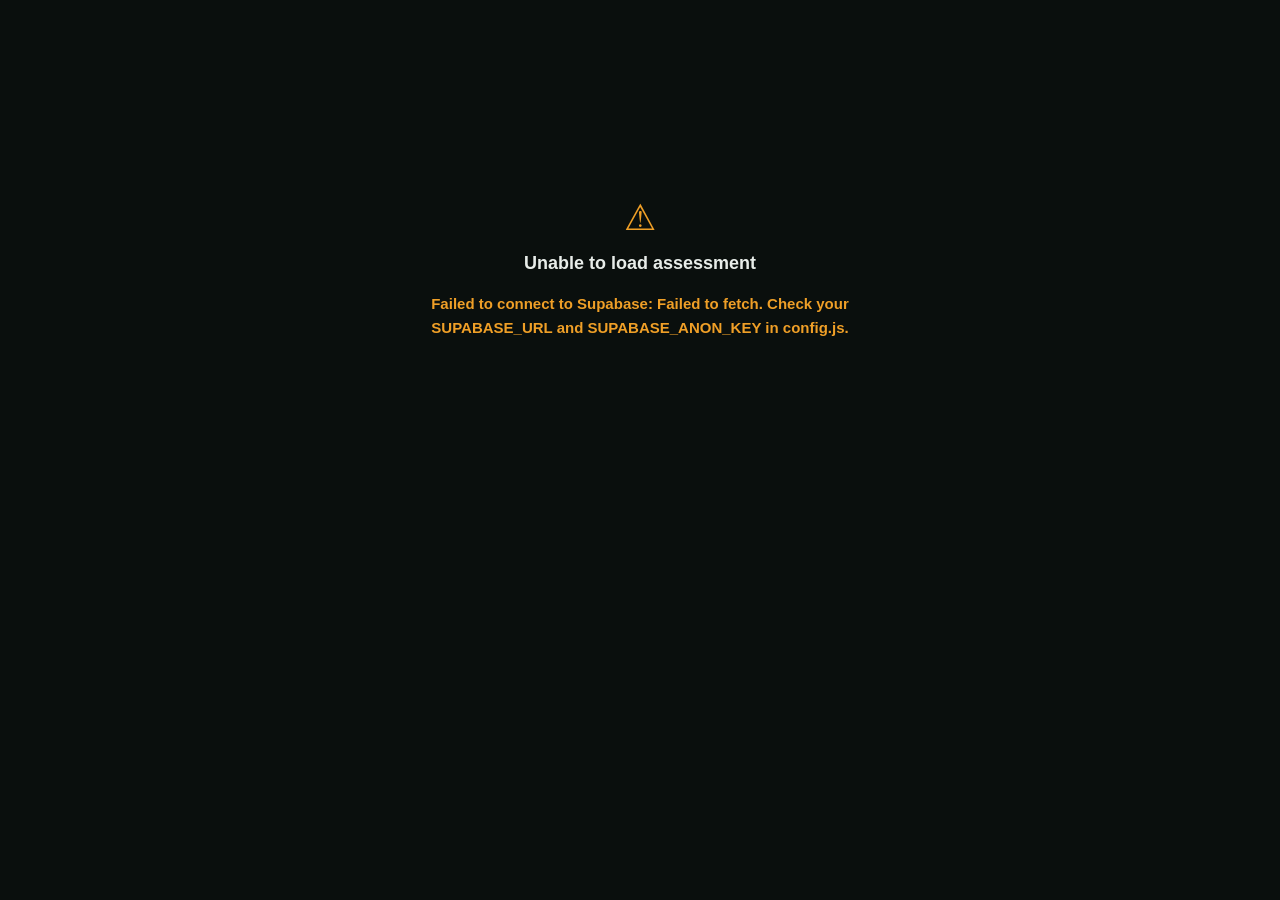
<file: index.html>
<!DOCTYPE html>
<html lang="en">
<head>
  <meta charset="UTF-8">
  <meta name="viewport" content="width=device-width, initial-scale=1.0">
  <meta name="description" content="Country-level water bankruptcy risk assessments for journalists, investors, and policymakers. Sourced from NASA, FAO, WRI, and BIS data.">
  <title>Water Scarcity Intelligence Project</title>
  <link rel="stylesheet" href="style.css">
</head>
<body>

  <!-- ====================================================
       LOADING STATE
  ===================================================== -->
  <div id="loading">
    <div class="spinner"></div>
    <div class="loading-label">Connecting to intelligence database…</div>
  </div>

  <!-- ====================================================
       ERROR STATE
  ===================================================== -->
  <div id="error-state" hidden>
    <div class="error-icon">&#9888;</div>
    <div class="error-heading">Unable to load assessment</div>
    <div class="error-body">An error occurred.</div>
  </div>

  <!-- ====================================================
       APPLICATION SHELL
  ===================================================== -->
  <div id="app" hidden>

    <!-- Header -->
    <header class="site-header">
      <div class="header-inner">
        <a class="brand" href="/">
          <div class="brand-mark">W</div>
          <div class="brand-text">
            <div class="brand-name">Water Scarcity Intelligence</div>
            <div class="brand-sub">Risk Assessment Platform</div>
          </div>
        </a>

        <!-- Country selector — shown by JS once countries are loaded -->
        <div id="selector-wrap">
          <span class="selector-label">Country</span>
          <select id="country-select" aria-label="Select country assessment"></select>
        </div>
      </div>
    </header>

    <!-- Dynamic country content injected here by app.js -->
    <main id="country-content"></main>

    <!-- Footer -->
    <footer class="site-footer">
      <div class="footer-inner">
        <div class="footer-credit">
          Water Scarcity Intelligence Project &middot; 2026
        </div>
        <div class="footer-links">
          <a href="/?page=methodology" data-nav-page="methodology">Methodology</a>
        </div>
      </div>
    </footer>

  </div><!-- /#app -->

  <!-- Supabase credentials (user fills in after setup) -->
  <script src="config.js"></script>
  <!-- Application rendering engine -->
  <script src="app.js"></script>

</body>
</html>
</file>
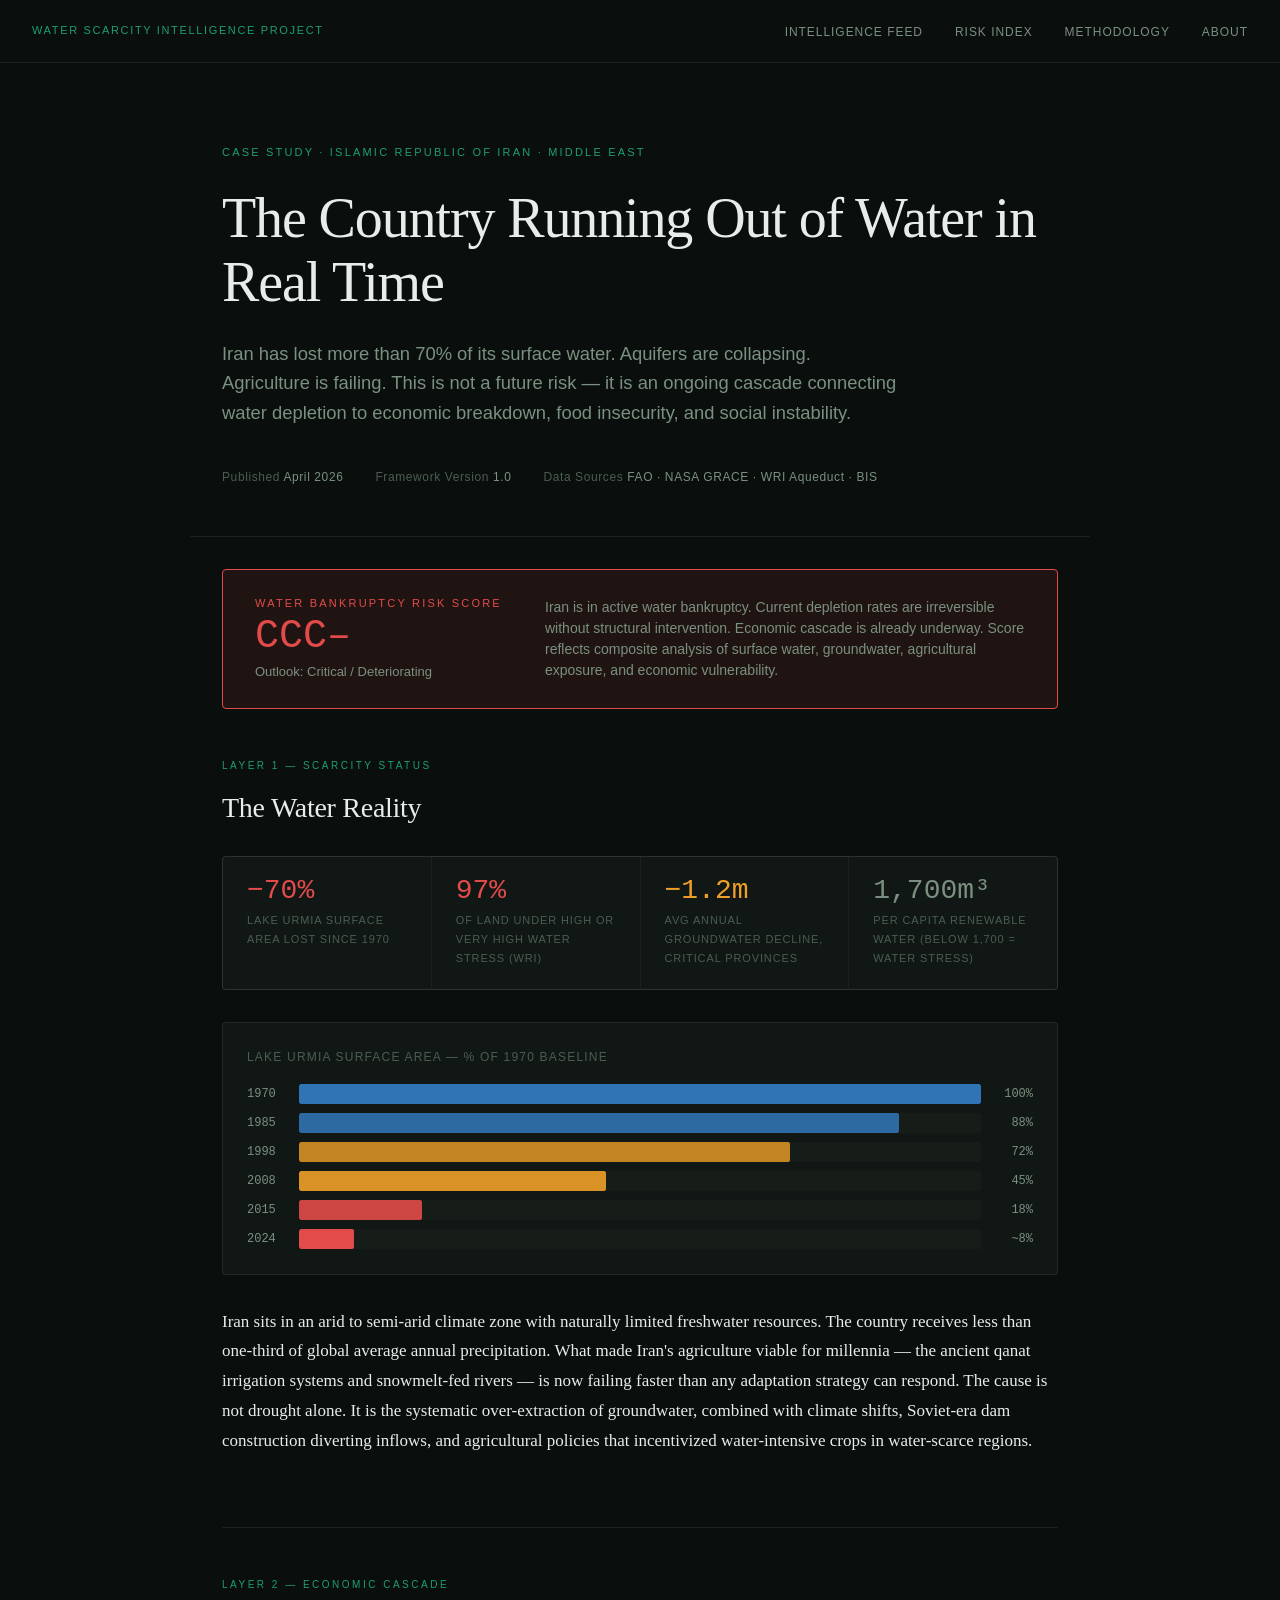
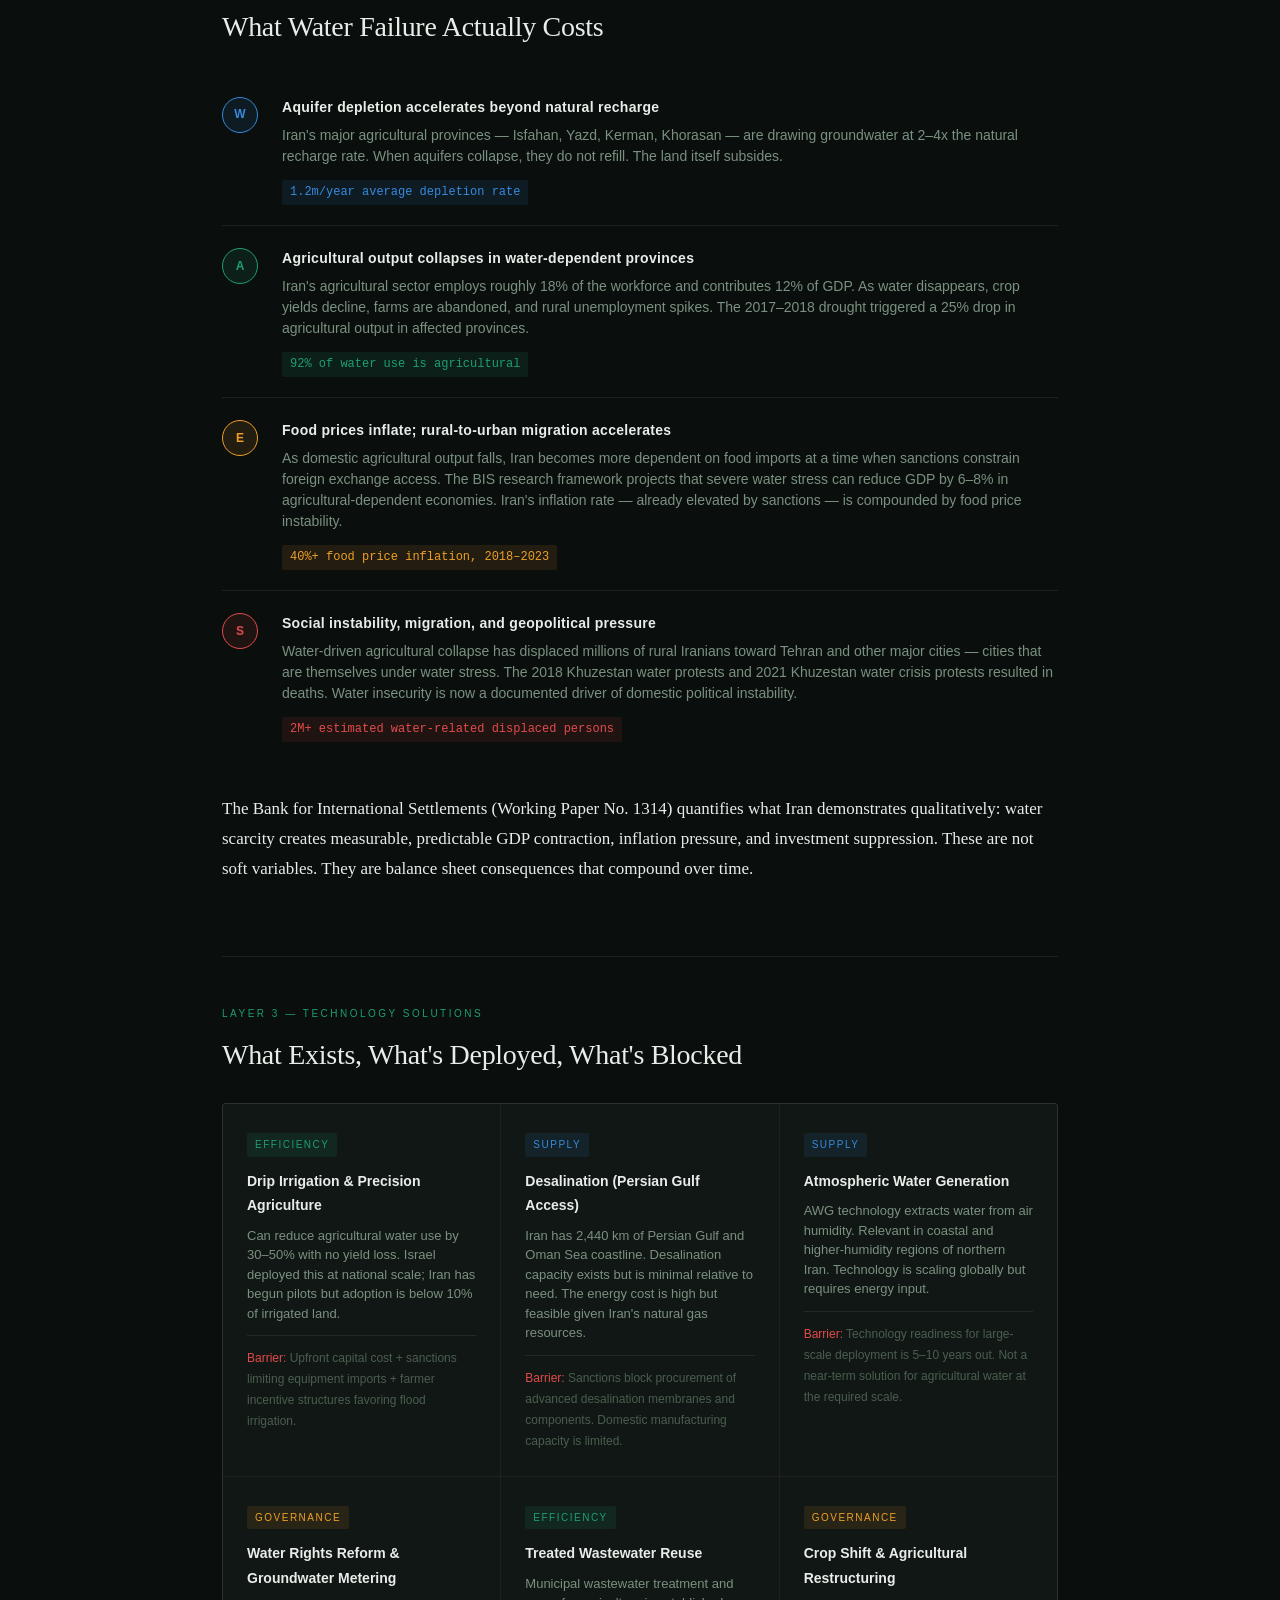
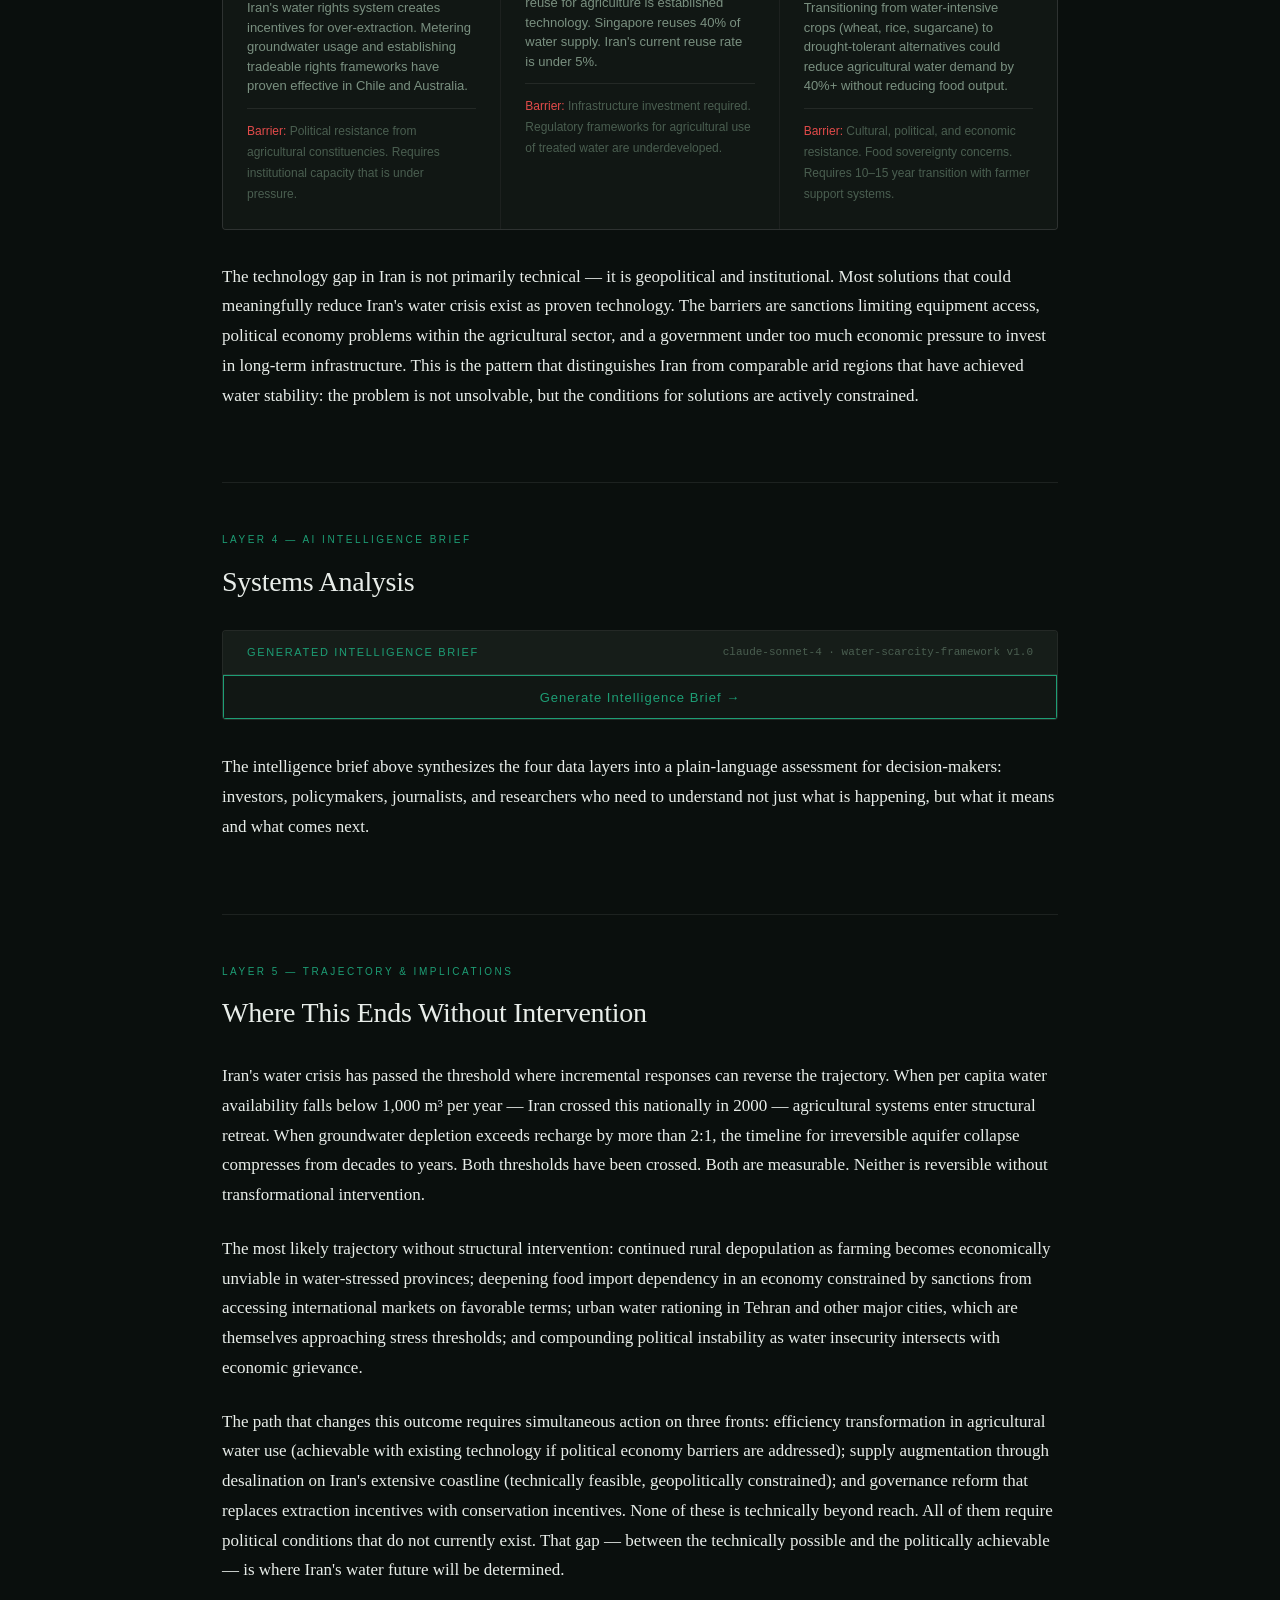
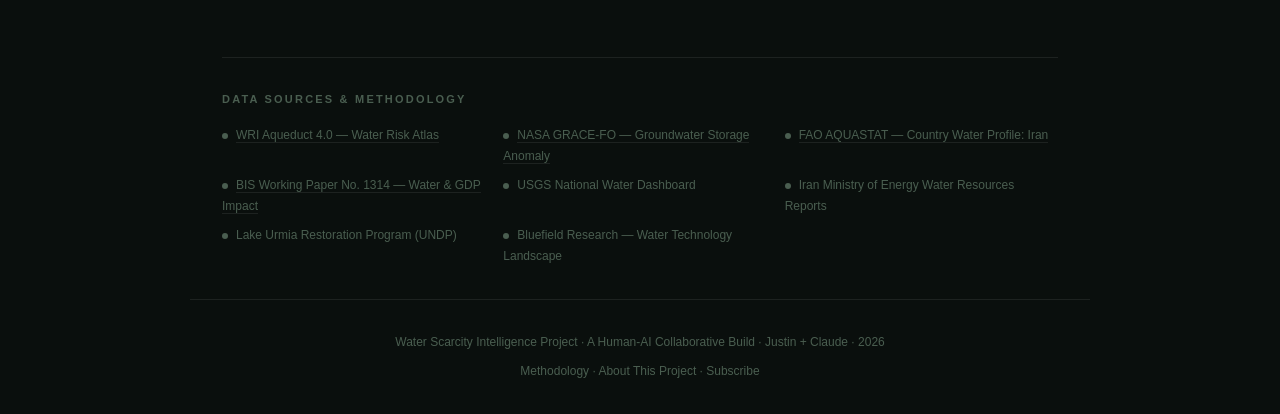
<file: iran-water-intelligence.html>
<!DOCTYPE html>
<html lang="en">
<head>
<meta charset="UTF-8">
<meta name="viewport" content="width=device-width, initial-scale=1.0">
<title>Iran Water Crisis — Water Scarcity Intelligence</title>
<style>
  :root {
    --bg: #0a0f0d;
    --surface: #111714;
    --surface2: #161d19;
    --border: rgba(255,255,255,0.08);
    --border-em: rgba(255,255,255,0.15);
    --text: #e8ede9;
    --text-muted: #7a9080;
    --text-dim: #4a5e50;
    --accent: #1d9e75;
    --accent-dim: #0f6e56;
    --accent-pale: rgba(29,158,117,0.12);
    --danger: #e24b4a;
    --danger-pale: rgba(226,75,74,0.1);
    --amber: #ef9f27;
    --amber-pale: rgba(239,159,39,0.1);
    --blue: #378add;
    --blue-pale: rgba(55,138,221,0.1);
    --font: 'Georgia', 'Times New Roman', serif;
    --font-sans: 'Helvetica Neue', Arial, sans-serif;
    --font-mono: 'Courier New', monospace;
  }

  * { box-sizing: border-box; margin: 0; padding: 0; }

  body {
    background: var(--bg);
    color: var(--text);
    font-family: var(--font);
    font-size: 17px;
    line-height: 1.75;
    min-height: 100vh;
  }

  /* HEADER */
  .site-header {
    border-bottom: 1px solid var(--border);
    padding: 1rem 2rem;
    display: flex;
    align-items: center;
    justify-content: space-between;
    position: sticky;
    top: 0;
    background: var(--bg);
    z-index: 100;
  }
  .site-logo {
    font-family: var(--font-sans);
    font-size: 11px;
    letter-spacing: 0.15em;
    text-transform: uppercase;
    color: var(--accent);
    text-decoration: none;
  }
  .site-nav {
    display: flex;
    gap: 2rem;
    list-style: none;
  }
  .site-nav a {
    font-family: var(--font-sans);
    font-size: 12px;
    letter-spacing: 0.08em;
    text-transform: uppercase;
    color: var(--text-muted);
    text-decoration: none;
  }
  .site-nav a:hover { color: var(--text); }

  /* HERO */
  .hero {
    max-width: 900px;
    margin: 0 auto;
    padding: 5rem 2rem 3rem;
    border-bottom: 1px solid var(--border);
  }
  .geography-tag {
    font-family: var(--font-sans);
    font-size: 11px;
    letter-spacing: 0.2em;
    text-transform: uppercase;
    color: var(--accent);
    margin-bottom: 1.5rem;
  }
  .hero h1 {
    font-family: var(--font);
    font-size: clamp(2rem, 5vw, 3.5rem);
    font-weight: normal;
    line-height: 1.15;
    color: var(--text);
    margin-bottom: 1.5rem;
    letter-spacing: -0.02em;
  }
  .hero-deck {
    font-size: 1.15rem;
    color: var(--text-muted);
    max-width: 680px;
    margin-bottom: 2.5rem;
    line-height: 1.6;
    font-family: var(--font-sans);
  }
  .hero-meta {
    display: flex;
    gap: 2rem;
    align-items: center;
    flex-wrap: wrap;
  }
  .meta-item {
    font-family: var(--font-sans);
    font-size: 12px;
    color: var(--text-dim);
    letter-spacing: 0.05em;
  }
  .meta-item span { color: var(--text-muted); }

  /* RISK SCORE */
  .risk-banner {
    background: var(--danger-pale);
    border: 1px solid var(--danger);
    border-radius: 4px;
    padding: 1.5rem 2rem;
    max-width: 900px;
    margin: 0 auto;
    display: flex;
    align-items: center;
    justify-content: space-between;
    flex-wrap: wrap;
    gap: 1rem;
  }
  .risk-label {
    font-family: var(--font-sans);
    font-size: 11px;
    letter-spacing: 0.2em;
    text-transform: uppercase;
    color: var(--danger);
    margin-bottom: 0.25rem;
  }
  .risk-rating {
    font-family: var(--font-mono);
    font-size: 2.5rem;
    color: var(--danger);
    line-height: 1;
  }
  .risk-name {
    font-family: var(--font-sans);
    font-size: 13px;
    color: var(--text-muted);
    margin-top: 0.25rem;
  }
  .risk-desc {
    font-family: var(--font-sans);
    font-size: 14px;
    color: var(--text-muted);
    max-width: 480px;
    line-height: 1.5;
  }

  /* MAIN LAYOUT */
  .main {
    max-width: 900px;
    margin: 0 auto;
    padding: 0 2rem;
  }

  /* LAYER SECTIONS */
  .layer {
    padding: 3rem 0;
    border-bottom: 1px solid var(--border);
  }
  .layer-label {
    font-family: var(--font-sans);
    font-size: 10px;
    letter-spacing: 0.25em;
    text-transform: uppercase;
    color: var(--accent);
    margin-bottom: 0.5rem;
  }
  .layer h2 {
    font-family: var(--font);
    font-size: 1.75rem;
    font-weight: normal;
    color: var(--text);
    margin-bottom: 1.5rem;
    letter-spacing: -0.01em;
  }

  /* DATA STATS */
  .stat-grid {
    display: grid;
    grid-template-columns: repeat(auto-fit, minmax(160px, 1fr));
    gap: 1px;
    background: var(--border);
    border: 1px solid var(--border);
    border-radius: 4px;
    overflow: hidden;
    margin-bottom: 2rem;
  }
  .stat {
    background: var(--surface);
    padding: 1.25rem 1.5rem;
  }
  .stat-value {
    font-family: var(--font-mono);
    font-size: 1.75rem;
    color: var(--text);
    line-height: 1;
    margin-bottom: 0.4rem;
  }
  .stat-value.danger { color: var(--danger); }
  .stat-value.amber { color: var(--amber); }
  .stat-value.muted { color: var(--text-muted); }
  .stat-label {
    font-family: var(--font-sans);
    font-size: 11px;
    letter-spacing: 0.08em;
    color: var(--text-dim);
    text-transform: uppercase;
  }

  /* VISUAL: LAKE URMIA DECLINE */
  .lake-visual {
    background: var(--surface);
    border: 1px solid var(--border);
    border-radius: 4px;
    padding: 1.5rem;
    margin-bottom: 2rem;
  }
  .lake-header {
    font-family: var(--font-sans);
    font-size: 12px;
    color: var(--text-dim);
    letter-spacing: 0.1em;
    text-transform: uppercase;
    margin-bottom: 1rem;
  }
  .lake-bars {
    display: flex;
    flex-direction: column;
    gap: 8px;
  }
  .lake-row {
    display: flex;
    align-items: center;
    gap: 12px;
  }
  .lake-year {
    font-family: var(--font-mono);
    font-size: 12px;
    color: var(--text-muted);
    width: 40px;
    flex-shrink: 0;
  }
  .lake-bar-wrap {
    flex: 1;
    height: 20px;
    background: var(--surface2);
    border-radius: 2px;
    overflow: hidden;
  }
  .lake-bar {
    height: 100%;
    border-radius: 2px;
    transition: width 0.3s;
  }
  .lake-pct {
    font-family: var(--font-mono);
    font-size: 12px;
    color: var(--text-muted);
    width: 40px;
    text-align: right;
    flex-shrink: 0;
  }

  /* CASCADE FLOW */
  .cascade {
    display: flex;
    flex-direction: column;
    gap: 0;
    margin-bottom: 2rem;
  }
  .cascade-node {
    display: flex;
    gap: 1.5rem;
    padding: 1.25rem 0;
    border-bottom: 1px solid var(--border);
    align-items: flex-start;
  }
  .cascade-node:last-child { border-bottom: none; }
  .cascade-icon {
    width: 36px;
    height: 36px;
    border-radius: 50%;
    display: flex;
    align-items: center;
    justify-content: center;
    font-family: var(--font-sans);
    font-size: 12px;
    font-weight: bold;
    flex-shrink: 0;
    margin-top: 2px;
  }
  .cascade-icon.water { background: var(--blue-pale); color: var(--blue); border: 1px solid var(--blue); }
  .cascade-icon.ag { background: var(--accent-pale); color: var(--accent); border: 1px solid var(--accent); }
  .cascade-icon.econ { background: var(--amber-pale); color: var(--amber); border: 1px solid var(--amber); }
  .cascade-icon.social { background: var(--danger-pale); color: var(--danger); border: 1px solid var(--danger); }
  .cascade-body h3 {
    font-family: var(--font-sans);
    font-size: 14px;
    font-weight: 600;
    color: var(--text);
    margin-bottom: 0.35rem;
    letter-spacing: 0.02em;
  }
  .cascade-body p {
    font-family: var(--font-sans);
    font-size: 14px;
    color: var(--text-muted);
    line-height: 1.5;
    margin-bottom: 0.5rem;
  }
  .cascade-stat {
    display: inline-block;
    font-family: var(--font-mono);
    font-size: 12px;
    padding: 2px 8px;
    border-radius: 2px;
  }
  .cascade-stat.blue { background: var(--blue-pale); color: var(--blue); }
  .cascade-stat.green { background: var(--accent-pale); color: var(--accent); }
  .cascade-stat.amber { background: var(--amber-pale); color: var(--amber); }
  .cascade-stat.red { background: var(--danger-pale); color: var(--danger); }

  /* PROSE */
  .prose {
    font-size: 17px;
    line-height: 1.75;
    color: var(--text);
    margin-bottom: 1.5rem;
  }
  .prose strong {
    color: var(--text);
    font-weight: normal;
    border-bottom: 1px solid var(--text-dim);
  }

  /* TECH SOLUTIONS */
  .tech-grid {
    display: grid;
    grid-template-columns: repeat(auto-fit, minmax(240px, 1fr));
    gap: 1px;
    background: var(--border);
    border: 1px solid var(--border);
    border-radius: 4px;
    overflow: hidden;
    margin-bottom: 2rem;
  }
  .tech-card {
    background: var(--surface);
    padding: 1.5rem;
  }
  .tech-tag {
    font-family: var(--font-sans);
    font-size: 10px;
    letter-spacing: 0.15em;
    text-transform: uppercase;
    margin-bottom: 0.75rem;
    display: inline-block;
    padding: 3px 8px;
    border-radius: 2px;
  }
  .tech-tag.supply { background: var(--blue-pale); color: var(--blue); }
  .tech-tag.efficiency { background: var(--accent-pale); color: var(--accent); }
  .tech-tag.governance { background: var(--amber-pale); color: var(--amber); }
  .tech-card h3 {
    font-family: var(--font-sans);
    font-size: 14px;
    font-weight: 600;
    color: var(--text);
    margin-bottom: 0.5rem;
  }
  .tech-card p {
    font-family: var(--font-sans);
    font-size: 13px;
    color: var(--text-muted);
    line-height: 1.5;
    margin-bottom: 0.75rem;
  }
  .tech-barrier {
    font-family: var(--font-sans);
    font-size: 12px;
    color: var(--text-dim);
    padding-top: 0.75rem;
    border-top: 1px solid var(--border);
  }
  .tech-barrier strong {
    color: var(--danger);
    font-weight: normal;
  }

  /* AI INTELLIGENCE BRIEF */
  .ai-brief {
    background: var(--surface);
    border: 1px solid var(--border);
    border-radius: 4px;
    overflow: hidden;
    margin-bottom: 2rem;
  }
  .ai-brief-header {
    background: var(--surface2);
    padding: 0.75rem 1.5rem;
    display: flex;
    align-items: center;
    justify-content: space-between;
    border-bottom: 1px solid var(--border);
  }
  .ai-brief-label {
    font-family: var(--font-sans);
    font-size: 11px;
    letter-spacing: 0.15em;
    text-transform: uppercase;
    color: var(--accent);
  }
  .ai-brief-model {
    font-family: var(--font-mono);
    font-size: 11px;
    color: var(--text-dim);
  }
  .ai-brief-body {
    padding: 1.5rem;
    font-family: var(--font-sans);
    font-size: 14px;
    color: var(--text-muted);
    line-height: 1.65;
  }
  .ai-brief-body p { margin-bottom: 1rem; }
  .ai-brief-body p:last-child { margin-bottom: 0; }
  .generate-btn {
    display: block;
    width: 100%;
    background: transparent;
    border: 1px solid var(--accent);
    color: var(--accent);
    padding: 0.85rem;
    font-family: var(--font-sans);
    font-size: 13px;
    letter-spacing: 0.08em;
    cursor: pointer;
    transition: background 0.2s;
    text-align: center;
  }
  .generate-btn:hover { background: var(--accent-pale); }
  .generate-btn:disabled { opacity: 0.5; cursor: not-allowed; }
  #brief-output { display: none; }

  /* SOURCE CITATIONS */
  .sources {
    padding: 2rem 0;
    border-top: 1px solid var(--border);
  }
  .sources h3 {
    font-family: var(--font-sans);
    font-size: 11px;
    letter-spacing: 0.2em;
    text-transform: uppercase;
    color: var(--text-dim);
    margin-bottom: 1rem;
  }
  .source-list {
    list-style: none;
    display: grid;
    grid-template-columns: repeat(auto-fit, minmax(260px, 1fr));
    gap: 0.5rem;
  }
  .source-list li {
    font-family: var(--font-sans);
    font-size: 12px;
    color: var(--text-dim);
  }
  .source-list a {
    color: var(--text-dim);
    text-decoration: none;
    border-bottom: 1px solid var(--border);
  }
  .source-list a:hover { color: var(--accent); border-bottom-color: var(--accent); }
  .source-list .dot {
    display: inline-block;
    width: 6px;
    height: 6px;
    border-radius: 50%;
    background: var(--text-dim);
    margin-right: 8px;
    vertical-align: middle;
  }

  /* FOOTER */
  .site-footer {
    border-top: 1px solid var(--border);
    padding: 2rem;
    text-align: center;
    font-family: var(--font-sans);
    font-size: 12px;
    color: var(--text-dim);
    max-width: 900px;
    margin: 0 auto;
  }
  .site-footer a { color: var(--text-dim); text-decoration: none; }
  .site-footer a:hover { color: var(--accent); }

  /* COMPARATIVE CALLOUT */
  .compare-box {
    background: var(--surface);
    border-left: 2px solid var(--accent);
    padding: 1.25rem 1.5rem;
    margin: 1.5rem 0;
    border-radius: 0 4px 4px 0;
  }
  .compare-box-label {
    font-family: var(--font-sans);
    font-size: 10px;
    letter-spacing: 0.2em;
    text-transform: uppercase;
    color: var(--accent);
    margin-bottom: 0.5rem;
  }
  .compare-box p {
    font-family: var(--font-sans);
    font-size: 14px;
    color: var(--text-muted);
    line-height: 1.5;
  }

  @media (max-width: 600px) {
    .hero { padding: 3rem 1.25rem 2rem; }
    .main { padding: 0 1.25rem; }
    .site-nav { display: none; }
    .risk-banner { padding: 1rem 1.25rem; }
    .hero h1 { font-size: 2rem; }
  }
</style>
</head>
<body>

<!-- HEADER -->
<header class="site-header">
  <a class="site-logo" href="#">Water Scarcity Intelligence Project</a>
  <nav>
    <ul class="site-nav">
      <li><a href="#">Intelligence Feed</a></li>
      <li><a href="#">Risk Index</a></li>
      <li><a href="#">Methodology</a></li>
      <li><a href="#">About</a></li>
    </ul>
  </nav>
</header>

<!-- HERO -->
<section class="hero">
  <div class="geography-tag">Case Study · Islamic Republic of Iran · Middle East</div>
  <h1>The Country Running Out of Water in Real Time</h1>
  <p class="hero-deck">Iran has lost more than 70% of its surface water. Aquifers are collapsing. Agriculture is failing. This is not a future risk — it is an ongoing cascade connecting water depletion to economic breakdown, food insecurity, and social instability.</p>
  <div class="hero-meta">
    <div class="meta-item">Published <span>April 2026</span></div>
    <div class="meta-item">Framework Version <span>1.0</span></div>
    <div class="meta-item">Data Sources <span>FAO · NASA GRACE · WRI Aqueduct · BIS</span></div>
  </div>
</section>

<!-- RISK SCORE BANNER -->
<div style="max-width:900px;margin:0 auto;padding:2rem 2rem 0;">
  <div class="risk-banner">
    <div>
      <div class="risk-label">Water Bankruptcy Risk Score</div>
      <div class="risk-rating">CCC–</div>
      <div class="risk-name">Outlook: Critical / Deteriorating</div>
    </div>
    <div class="risk-desc">Iran is in active water bankruptcy. Current depletion rates are irreversible without structural intervention. Economic cascade is already underway. Score reflects composite analysis of surface water, groundwater, agricultural exposure, and economic vulnerability.</div>
  </div>
</div>

<!-- MAIN CONTENT -->
<main class="main">

  <!-- LAYER 1: SCARCITY STATUS -->
  <section class="layer">
    <div class="layer-label">Layer 1 — Scarcity Status</div>
    <h2>The Water Reality</h2>

    <div class="stat-grid">
      <div class="stat">
        <div class="stat-value danger">−70%</div>
        <div class="stat-label">Lake Urmia surface area lost since 1970</div>
      </div>
      <div class="stat">
        <div class="stat-value danger">97%</div>
        <div class="stat-label">of land under high or very high water stress (WRI)</div>
      </div>
      <div class="stat">
        <div class="stat-value amber">−1.2m</div>
        <div class="stat-label">avg annual groundwater decline, critical provinces</div>
      </div>
      <div class="stat">
        <div class="stat-value muted">1,700m³</div>
        <div class="stat-label">per capita renewable water (below 1,700 = water stress)</div>
      </div>
    </div>

    <!-- LAKE URMIA VISUAL -->
    <div class="lake-visual">
      <div class="lake-header">Lake Urmia surface area — % of 1970 baseline</div>
      <div class="lake-bars">
        <div class="lake-row">
          <div class="lake-year">1970</div>
          <div class="lake-bar-wrap"><div class="lake-bar" style="width:100%;background:var(--blue);opacity:0.8;"></div></div>
          <div class="lake-pct">100%</div>
        </div>
        <div class="lake-row">
          <div class="lake-year">1985</div>
          <div class="lake-bar-wrap"><div class="lake-bar" style="width:88%;background:var(--blue);opacity:0.7;"></div></div>
          <div class="lake-pct">88%</div>
        </div>
        <div class="lake-row">
          <div class="lake-year">1998</div>
          <div class="lake-bar-wrap"><div class="lake-bar" style="width:72%;background:var(--amber);opacity:0.8;"></div></div>
          <div class="lake-pct">72%</div>
        </div>
        <div class="lake-row">
          <div class="lake-year">2008</div>
          <div class="lake-bar-wrap"><div class="lake-bar" style="width:45%;background:var(--amber);opacity:0.9;"></div></div>
          <div class="lake-pct">45%</div>
        </div>
        <div class="lake-row">
          <div class="lake-year">2015</div>
          <div class="lake-bar-wrap"><div class="lake-bar" style="width:18%;background:var(--danger);opacity:0.9;"></div></div>
          <div class="lake-pct">18%</div>
        </div>
        <div class="lake-row">
          <div class="lake-year">2024</div>
          <div class="lake-bar-wrap"><div class="lake-bar" style="width:8%;background:var(--danger);"></div></div>
          <div class="lake-pct">~8%</div>
        </div>
      </div>
    </div>

    <p class="prose">Iran sits in an arid to semi-arid climate zone with naturally limited freshwater resources. The country receives less than one-third of global average annual precipitation. What made Iran's agriculture viable for millennia — the ancient qanat irrigation systems and snowmelt-fed rivers — is now failing faster than any adaptation strategy can respond. The cause is not drought alone. It is the systematic over-extraction of groundwater, combined with climate shifts, Soviet-era dam construction diverting inflows, and agricultural policies that incentivized water-intensive crops in water-scarce regions.</p>

  </section>

  <!-- LAYER 2: ECONOMIC CASCADE -->
  <section class="layer">
    <div class="layer-label">Layer 2 — Economic Cascade</div>
    <h2>What Water Failure Actually Costs</h2>

    <div class="cascade">
      <div class="cascade-node">
        <div class="cascade-icon water">W</div>
        <div class="cascade-body">
          <h3>Aquifer depletion accelerates beyond natural recharge</h3>
          <p>Iran's major agricultural provinces — Isfahan, Yazd, Kerman, Khorasan — are drawing groundwater at 2–4x the natural recharge rate. When aquifers collapse, they do not refill. The land itself subsides.</p>
          <span class="cascade-stat blue">1.2m/year average depletion rate</span>
        </div>
      </div>
      <div class="cascade-node">
        <div class="cascade-icon ag">A</div>
        <div class="cascade-body">
          <h3>Agricultural output collapses in water-dependent provinces</h3>
          <p>Iran's agricultural sector employs roughly 18% of the workforce and contributes 12% of GDP. As water disappears, crop yields decline, farms are abandoned, and rural unemployment spikes. The 2017–2018 drought triggered a 25% drop in agricultural output in affected provinces.</p>
          <span class="cascade-stat green">92% of water use is agricultural</span>
        </div>
      </div>
      <div class="cascade-node">
        <div class="cascade-icon econ">E</div>
        <div class="cascade-body">
          <h3>Food prices inflate; rural-to-urban migration accelerates</h3>
          <p>As domestic agricultural output falls, Iran becomes more dependent on food imports at a time when sanctions constrain foreign exchange access. The BIS research framework projects that severe water stress can reduce GDP by 6–8% in agricultural-dependent economies. Iran's inflation rate — already elevated by sanctions — is compounded by food price instability.</p>
          <span class="cascade-stat amber">40%+ food price inflation, 2018–2023</span>
        </div>
      </div>
      <div class="cascade-node">
        <div class="cascade-icon social">S</div>
        <div class="cascade-body">
          <h3>Social instability, migration, and geopolitical pressure</h3>
          <p>Water-driven agricultural collapse has displaced millions of rural Iranians toward Tehran and other major cities — cities that are themselves under water stress. The 2018 Khuzestan water protests and 2021 Khuzestan water crisis protests resulted in deaths. Water insecurity is now a documented driver of domestic political instability.</p>
          <span class="cascade-stat red">2M+ estimated water-related displaced persons</span>
        </div>
      </div>
    </div>

    <p class="prose">The Bank for International Settlements (Working Paper No. 1314) quantifies what Iran demonstrates qualitatively: water scarcity creates measurable, predictable GDP contraction, inflation pressure, and investment suppression. These are not soft variables. They are balance sheet consequences that compound over time.</p>
  </section>

  <!-- LAYER 3: TECHNOLOGY SOLUTIONS -->
  <section class="layer">
    <div class="layer-label">Layer 3 — Technology Solutions</div>
    <h2>What Exists, What's Deployed, What's Blocked</h2>

    <div class="tech-grid">
      <div class="tech-card">
        <span class="tech-tag efficiency">Efficiency</span>
        <h3>Drip Irrigation & Precision Agriculture</h3>
        <p>Can reduce agricultural water use by 30–50% with no yield loss. Israel deployed this at national scale; Iran has begun pilots but adoption is below 10% of irrigated land.</p>
        <div class="tech-barrier"><strong>Barrier:</strong> Upfront capital cost + sanctions limiting equipment imports + farmer incentive structures favoring flood irrigation.</div>
      </div>
      <div class="tech-card">
        <span class="tech-tag supply">Supply</span>
        <h3>Desalination (Persian Gulf Access)</h3>
        <p>Iran has 2,440 km of Persian Gulf and Oman Sea coastline. Desalination capacity exists but is minimal relative to need. The energy cost is high but feasible given Iran's natural gas resources.</p>
        <div class="tech-barrier"><strong>Barrier:</strong> Sanctions block procurement of advanced desalination membranes and components. Domestic manufacturing capacity is limited.</div>
      </div>
      <div class="tech-card">
        <span class="tech-tag supply">Supply</span>
        <h3>Atmospheric Water Generation</h3>
        <p>AWG technology extracts water from air humidity. Relevant in coastal and higher-humidity regions of northern Iran. Technology is scaling globally but requires energy input.</p>
        <div class="tech-barrier"><strong>Barrier:</strong> Technology readiness for large-scale deployment is 5–10 years out. Not a near-term solution for agricultural water at the required scale.</div>
      </div>
      <div class="tech-card">
        <span class="tech-tag governance">Governance</span>
        <h3>Water Rights Reform & Groundwater Metering</h3>
        <p>Iran's water rights system creates incentives for over-extraction. Metering groundwater usage and establishing tradeable rights frameworks have proven effective in Chile and Australia.</p>
        <div class="tech-barrier"><strong>Barrier:</strong> Political resistance from agricultural constituencies. Requires institutional capacity that is under pressure.</div>
      </div>
      <div class="tech-card">
        <span class="tech-tag efficiency">Efficiency</span>
        <h3>Treated Wastewater Reuse</h3>
        <p>Municipal wastewater treatment and reuse for agriculture is established technology. Singapore reuses 40% of water supply. Iran's current reuse rate is under 5%.</p>
        <div class="tech-barrier"><strong>Barrier:</strong> Infrastructure investment required. Regulatory frameworks for agricultural use of treated water are underdeveloped.</div>
      </div>
      <div class="tech-card">
        <span class="tech-tag governance">Governance</span>
        <h3>Crop Shift & Agricultural Restructuring</h3>
        <p>Transitioning from water-intensive crops (wheat, rice, sugarcane) to drought-tolerant alternatives could reduce agricultural water demand by 40%+ without reducing food output.</p>
        <div class="tech-barrier"><strong>Barrier:</strong> Cultural, political, and economic resistance. Food sovereignty concerns. Requires 10–15 year transition with farmer support systems.</div>
      </div>
    </div>

    <p class="prose">The technology gap in Iran is not primarily technical — it is geopolitical and institutional. Most solutions that could meaningfully reduce Iran's water crisis exist as proven technology. The barriers are sanctions limiting equipment access, political economy problems within the agricultural sector, and a government under too much economic pressure to invest in long-term infrastructure. This is the pattern that distinguishes Iran from comparable arid regions that have achieved water stability: the problem is not unsolvable, but the conditions for solutions are actively constrained.</p>
  </section>

  <!-- LAYER 4: AI INTELLIGENCE BRIEF -->
  <section class="layer">
    <div class="layer-label">Layer 4 — AI Intelligence Brief</div>
    <h2>Systems Analysis</h2>

    <div class="ai-brief">
      <div class="ai-brief-header">
        <span class="ai-brief-label">Generated Intelligence Brief</span>
        <span class="ai-brief-model">claude-sonnet-4 · water-scarcity-framework v1.0</span>
      </div>
      <div class="ai-brief-body" id="brief-output">
        <p id="brief-text">Click "Generate Intelligence Brief" to produce an AI-synthesized analysis connecting the data above into actionable intelligence.</p>
      </div>
      <button class="generate-btn" id="gen-btn" onclick="generateBrief()">Generate Intelligence Brief →</button>
    </div>

    <p class="prose">The intelligence brief above synthesizes the four data layers into a plain-language assessment for decision-makers: investors, policymakers, journalists, and researchers who need to understand not just what is happening, but what it means and what comes next.</p>
  </section>

  <!-- LAYER 5: TRAJECTORY & IMPLICATIONS -->
  <section class="layer" style="border-bottom:none;">
    <div class="layer-label">Layer 5 — Trajectory & Implications</div>
    <h2>Where This Ends Without Intervention</h2>

    <p class="prose">Iran's water crisis has passed the threshold where incremental responses can reverse the trajectory. When per capita water availability falls below 1,000 m³ per year — Iran crossed this nationally in 2000 — agricultural systems enter structural retreat. When groundwater depletion exceeds recharge by more than 2:1, the timeline for irreversible aquifer collapse compresses from decades to years. Both thresholds have been crossed. Both are measurable. Neither is reversible without transformational intervention.</p>

    <p class="prose">The most likely trajectory without structural intervention: continued rural depopulation as farming becomes economically unviable in water-stressed provinces; deepening food import dependency in an economy constrained by sanctions from accessing international markets on favorable terms; urban water rationing in Tehran and other major cities, which are themselves approaching stress thresholds; and compounding political instability as water insecurity intersects with economic grievance.</p>

    <p class="prose">The path that changes this outcome requires simultaneous action on three fronts: efficiency transformation in agricultural water use (achievable with existing technology if political economy barriers are addressed); supply augmentation through desalination on Iran's extensive coastline (technically feasible, geopolitically constrained); and governance reform that replaces extraction incentives with conservation incentives. None of these is technically beyond reach. All of them require political conditions that do not currently exist. That gap — between the technically possible and the politically achievable — is where Iran's water future will be determined.</p>
  </section>

  <!-- SOURCES -->
  <div class="sources">
    <h3>Data Sources & Methodology</h3>
    <ul class="source-list">
      <li><span class="dot"></span><a href="https://www.wri.org/aqueduct" target="_blank">WRI Aqueduct 4.0 — Water Risk Atlas</a></li>
      <li><span class="dot"></span><a href="https://grace.jpl.nasa.gov/" target="_blank">NASA GRACE-FO — Groundwater Storage Anomaly</a></li>
      <li><span class="dot"></span><a href="https://www.fao.org/aquastat/en/" target="_blank">FAO AQUASTAT — Country Water Profile: Iran</a></li>
      <li><span class="dot"></span><a href="https://www.bis.org/publ/work1314.htm" target="_blank">BIS Working Paper No. 1314 — Water & GDP Impact</a></li>
      <li><span class="dot"></span>USGS National Water Dashboard</li>
      <li><span class="dot"></span>Iran Ministry of Energy Water Resources Reports</li>
      <li><span class="dot"></span>Lake Urmia Restoration Program (UNDP)</li>
      <li><span class="dot"></span>Bluefield Research — Water Technology Landscape</li>
    </ul>
  </div>

</main>

<!-- FOOTER -->
<footer class="site-footer">
  <p>Water Scarcity Intelligence Project · A Human-AI Collaborative Build · Justin + Claude · 2026</p>
  <p style="margin-top:0.5rem;"><a href="#">Methodology</a> · <a href="#">About This Project</a> · <a href="#">Subscribe</a></p>
</footer>

<script>
async function generateBrief() {
  const btn = document.getElementById('gen-btn');
  const output = document.getElementById('brief-output');
  const text = document.getElementById('brief-text');

  btn.disabled = true;
  btn.textContent = 'Generating analysis...';
  output.style.display = 'block';
  text.textContent = '';

  const systemPrompt = `You are an intelligence analyst for the Water Scarcity Intelligence Project — a research initiative that synthesizes global water data into systems-level narratives connecting scarcity to economic, agricultural, and human consequences.

Your analytical framework: Water Scarcity → Agricultural Impact → Economic Cascade → Human/Geopolitical Consequences → Technology Solutions Assessment → Comparative Implications.

Write in the voice of a serious, non-sensationalist intelligence brief. No bullet points. Flowing paragraphs. Cite specific data where relevant. Connect dots the reader cannot connect alone. End with the "so what" for investors, policymakers, or researchers.`;

  const userPrompt = `Generate a 3-paragraph intelligence brief on Iran's water crisis using this framework data:

SCARCITY: 97% of Iran under high water stress (WRI Aqueduct). Lake Urmia has lost ~70% of surface area since 1970, now at ~8% of baseline. Average groundwater depletion 1.2m/year in critical agricultural provinces. Per capita water availability below 1,700 m³/year threshold.

ECONOMIC CASCADE: Agricultural sector is 92% of water use, 12% of GDP, 18% of workforce. 2017–2018 drought caused 25% provincial agricultural output decline. Food price inflation exceeded 40% 2018–2023. Sanctions compound import dependency. BIS research projects 6–8% GDP impact from severe water stress in agricultural economies.

TECHNOLOGY BARRIERS: Drip irrigation adoption under 10% of irrigated land. Desalination technically feasible (2,440km coastline) but sanctions block advanced membrane procurement. Governance barriers: water rights reform faces political resistance from agricultural sector.

Write the brief now. 3 paragraphs. Intelligence analyst voice. No headers.`;

  try {
    const response = await fetch('https://api.anthropic.com/v1/messages', {
      method: 'POST',
      headers: { 'Content-Type': 'application/json' },
      body: JSON.stringify({
        model: 'claude-sonnet-4-20250514',
        max_tokens: 1000,
        system: systemPrompt,
        messages: [{ role: 'user', content: userPrompt }]
      })
    });

    const data = await response.json();

    if (data.content && data.content[0] && data.content[0].text) {
      const paragraphs = data.content[0].text.split('\n\n').filter(p => p.trim());
      text.innerHTML = '';
      paragraphs.forEach(para => {
        const p = document.createElement('p');
        p.textContent = para.trim();
        text.parentNode.insertBefore(p, text);
      });
      text.remove();
      btn.textContent = 'Regenerate →';
      btn.disabled = false;
    } else {
      throw new Error('Unexpected response format');
    }
  } catch (err) {
    text.textContent = 'API call failed. To enable this feature: add your Anthropic API key to this file (search for the fetch call and add an Authorization header). The rest of the tool works without it.';
    btn.textContent = 'Retry →';
    btn.disabled = false;
  }
}
</script>

</body>
</html>
</file>
<file: style.css>
/* ============================================================
   Water Scarcity Intelligence Project — Stylesheet v1.0
   ============================================================ */

/* Design Tokens */
:root {
  --bg:          #0a0f0d;
  --surface:     #111714;
  --surface2:    #161d19;
  --card:        #131a15;
  --border:      rgba(255,255,255,0.08);
  --border-em:   rgba(255,255,255,0.14);
  --text:        #e8ede9;
  --text-sec:    #b8cbc0;
  --text-muted:  #7a9080;
  --text-dim:    #4a5e50;
  --accent:      #1d9e75;
  --accent-dim:  #0f6e56;
  --accent-pale: rgba(29,158,117,0.12);
  --danger:      #e24b4a;
  --danger-pale: rgba(226,75,74,0.10);
  --amber:       #ef9f27;
  --amber-pale:  rgba(239,159,39,0.10);
  --blue:        #378add;
  --blue-pale:   rgba(55,138,221,0.10);
  --orange:      #d4822a;
  --orange-pale: rgba(212,130,42,0.10);
  --crimson:     #9b1c1c;
  --crimson-pale:rgba(155,28,28,0.10);
  --font:        Georgia, 'Times New Roman', serif;
  --sans:        'Helvetica Neue', Arial, sans-serif;
  --mono:        'Courier New', Courier, monospace;
  --radius:      5px;
  --max-w:       880px;
}

/* Reset */
*, *::before, *::after { box-sizing: border-box; margin: 0; padding: 0; }
html { scroll-behavior: smooth; }

/* Ensure [hidden] always wins over display:flex/block rules */
[hidden] { display: none !important; }
body {
  background: var(--bg);
  color: var(--text);
  font-family: var(--font);
  font-size: 17px;
  line-height: 1.75;
  min-height: 100vh;
}

/* ============================================================
   LAYOUT UTILITIES
   ============================================================ */

.container {
  max-width: var(--max-w);
  margin: 0 auto;
  padding: 0 28px;
}

/* ============================================================
   LOADING STATE
   ============================================================ */

#loading {
  display: flex;
  flex-direction: column;
  align-items: center;
  justify-content: center;
  min-height: 60vh;
  gap: 18px;
}

.spinner {
  width: 34px;
  height: 34px;
  border: 2px solid var(--border-em);
  border-top-color: var(--accent);
  border-radius: 50%;
  animation: spin 0.7s linear infinite;
}

@keyframes spin { to { transform: rotate(360deg); } }

.loading-label {
  font-family: var(--sans);
  font-size: 13px;
  letter-spacing: 0.05em;
  color: var(--text-muted);
}

/* ============================================================
   ERROR STATE
   ============================================================ */

#error-state {
  display: flex;
  flex-direction: column;
  align-items: center;
  justify-content: center;
  min-height: 60vh;
  text-align: center;
  padding: 40px 28px;
  gap: 12px;
}

.error-icon {
  font-size: 36px;
  color: var(--amber);
  line-height: 1;
}

.error-heading {
  font-family: var(--sans);
  font-size: 18px;
  font-weight: 700;
  color: var(--text);
}

.error-body {
  font-family: var(--sans);
  font-size: 15px;
  color: var(--amber);
  max-width: 520px;
  line-height: 1.6;
  text-align: center;
  font-weight: 600;
}

/* ============================================================
   HEADER
   ============================================================ */

.site-header {
  background: var(--surface);
  border-bottom: 1px solid var(--border);
  padding: 0 28px;
  position: sticky;
  top: 0;
  z-index: 200;
}

.header-inner {
  max-width: var(--max-w);
  margin: 0 auto;
  display: flex;
  align-items: center;
  gap: 20px;
  height: 58px;
}

.brand {
  display: flex;
  align-items: center;
  gap: 10px;
  text-decoration: none;
  flex-shrink: 0;
}

.brand-mark {
  width: 28px;
  height: 28px;
  background: var(--accent);
  border-radius: 4px;
  display: flex;
  align-items: center;
  justify-content: center;
  font-family: var(--mono);
  font-size: 13px;
  font-weight: 700;
  color: var(--bg);
}

.brand-text {
  display: flex;
  flex-direction: column;
  line-height: 1.2;
}

.brand-name {
  font-family: var(--sans);
  font-size: 13px;
  font-weight: 700;
  color: var(--text);
  letter-spacing: 0.01em;
}

.brand-sub {
  font-family: var(--sans);
  font-size: 10px;
  color: var(--text-muted);
  letter-spacing: 0.05em;
  text-transform: uppercase;
}

/* Country Selector */
#selector-wrap {
  display: none;         /* shown by JS after countries load */
  align-items: center;
  gap: 8px;
  margin-left: auto;
}

.selector-label {
  font-family: var(--sans);
  font-size: 11px;
  font-weight: 600;
  text-transform: uppercase;
  letter-spacing: 0.08em;
  color: var(--text-muted);
  white-space: nowrap;
}

#country-select {
  background: var(--surface2);
  border: 1px solid var(--border-em);
  color: var(--text);
  font-family: var(--sans);
  font-size: 13px;
  padding: 5px 30px 5px 10px;
  border-radius: var(--radius);
  cursor: pointer;
  appearance: none;
  -webkit-appearance: none;
  background-image: url("data:image/svg+xml,%3Csvg xmlns='http://www.w3.org/2000/svg' width='10' height='6'%3E%3Cpath d='M0 0l5 6 5-6z' fill='%237a9080'/%3E%3C/svg%3E");
  background-repeat: no-repeat;
  background-position: right 10px center;
  min-width: 200px;
  max-width: 300px;
  transition: border-color 0.15s;
}

#country-select:focus {
  outline: none;
  border-color: var(--accent);
}

/* ============================================================
   HERO
   ============================================================ */

.hero {
  padding: 60px 0 48px;
  border-bottom: 1px solid var(--border);
}

.geo-tag {
  font-family: var(--sans);
  font-size: 11px;
  font-weight: 700;
  text-transform: uppercase;
  letter-spacing: 0.14em;
  color: var(--accent);
  margin-bottom: 18px;
}

.hero-headline {
  font-size: clamp(26px, 4vw, 42px);
  font-weight: 700;
  line-height: 1.18;
  color: var(--text);
  margin-bottom: 20px;
  max-width: 680px;
}

.hero-deck {
  font-size: 18px;
  color: var(--text-sec);
  line-height: 1.65;
  max-width: 660px;
  margin-bottom: 28px;
}

.meta-row {
  display: flex;
  flex-wrap: wrap;
  gap: 8px 12px;
  align-items: center;
  font-family: var(--sans);
  font-size: 12px;
  color: var(--text-muted);
}

.meta-sep { color: var(--border-em); }

/* ============================================================
   RISK BANNER
   ============================================================ */

.risk-banner {
  background: var(--danger-pale);
  border-top: 3px solid var(--danger);
  border-bottom: 1px solid rgba(226,75,74,0.2);
  padding: 44px 0;
}

.risk-inner {
  display: grid;
  grid-template-columns: 190px 1fr;
  gap: 44px;
  align-items: start;
}

.risk-score-block {
  background: rgba(226,75,74,0.07);
  border: 1px solid rgba(226,75,74,0.25);
  border-radius: var(--radius);
  padding: 24px 20px;
  text-align: center;
}

.risk-label-text {
  font-family: var(--sans);
  font-size: 10px;
  font-weight: 700;
  text-transform: uppercase;
  letter-spacing: 0.12em;
  color: var(--text-muted);
  margin-bottom: 10px;
}

.risk-score-value {
  font-family: var(--mono);
  font-size: 54px;
  font-weight: 700;
  color: var(--danger);
  line-height: 1;
  letter-spacing: -2px;
  margin-bottom: 12px;
}

.risk-outlook-text {
  font-family: var(--sans);
  font-size: 11px;
  font-weight: 700;
  text-transform: uppercase;
  letter-spacing: 0.07em;
  color: var(--amber);
}

.risk-analysis-label {
  font-family: var(--sans);
  font-size: 10px;
  font-weight: 700;
  text-transform: uppercase;
  letter-spacing: 0.12em;
  color: var(--text-muted);
  margin-bottom: 14px;
}

.risk-description p {
  font-size: 15px;
  color: var(--text-sec);
  line-height: 1.7;
  margin-bottom: 14px;
}

.risk-description p:last-child { margin-bottom: 0; }

/* ============================================================
   LAYER SECTIONS (shared)
   ============================================================ */

.layer {
  padding: 56px 0;
  border-bottom: 1px solid var(--border);
}

.layer-alt { background: var(--surface); }
.layer-dark { background: var(--surface2); }

.layer-tag {
  font-family: var(--sans);
  font-size: 10px;
  font-weight: 700;
  text-transform: uppercase;
  letter-spacing: 0.14em;
  color: var(--accent);
  margin-bottom: 6px;
}

.layer-title {
  font-size: clamp(20px, 2.5vw, 28px);
  font-weight: 700;
  line-height: 1.2;
  color: var(--text);
  margin-bottom: 6px;
}

.layer-subtitle {
  font-family: var(--sans);
  font-size: 14px;
  color: var(--text-muted);
  margin-bottom: 36px;
}

/* ============================================================
   STATS GRID (Layer 1)
   ============================================================ */

.stats-grid {
  display: grid;
  grid-template-columns: repeat(auto-fit, minmax(175px, 1fr));
  gap: 14px;
  margin-bottom: 36px;
}

.stat-card {
  background: var(--card);
  border: 1px solid var(--border);
  border-radius: var(--radius);
  padding: 20px 18px;
}

.stat-value {
  font-family: var(--mono);
  font-size: 30px;
  font-weight: 700;
  color: var(--amber);
  line-height: 1;
  margin-bottom: 8px;
}

.stat-label {
  font-family: var(--sans);
  font-size: 13px;
  color: var(--text-sec);
  line-height: 1.4;
  margin-bottom: 4px;
}

.stat-sub {
  font-family: var(--sans);
  font-size: 11px;
  color: var(--text-dim);
}

/* ============================================================
   TIMELINE CHART (Layer 1)
   ============================================================ */

.timeline-viz {
  background: var(--card);
  border: 1px solid var(--border);
  border-radius: var(--radius);
  padding: 28px;
  margin-bottom: 36px;
}

.timeline-header { margin-bottom: 22px; }

.timeline-title {
  font-family: var(--sans);
  font-size: 12px;
  font-weight: 700;
  text-transform: uppercase;
  letter-spacing: 0.09em;
  color: var(--text-sec);
  margin-bottom: 4px;
}

.timeline-subtitle {
  font-family: var(--sans);
  font-size: 12px;
  color: var(--text-muted);
}

.timeline-bars { display: flex; flex-direction: column; gap: 10px; }

.timeline-row {
  display: grid;
  grid-template-columns: 44px 1fr 50px 90px;
  align-items: center;
  gap: 12px;
}

.tl-year {
  font-family: var(--mono);
  font-size: 12px;
  color: var(--text-muted);
  text-align: right;
}

.tl-track {
  background: rgba(255,255,255,0.05);
  border-radius: 2px;
  height: 18px;
  overflow: hidden;
}

.tl-bar {
  height: 100%;
  border-radius: 2px;
  transition: width 0.4s ease;
}

.tl-bar.baseline { background: var(--blue); }
.tl-bar.high     { background: var(--accent); }
.tl-bar.mid      { background: var(--amber); }
.tl-bar.low      { background: var(--danger); }

.tl-pct {
  font-family: var(--mono);
  font-size: 12px;
  color: var(--text-muted);
  text-align: right;
}

.tl-note {
  font-family: var(--sans);
  font-size: 11px;
  color: var(--text-dim);
}

/* ============================================================
   BODY TEXT (shared across layers)
   ============================================================ */

.body-text p {
  font-size: 16px;
  color: var(--text-sec);
  line-height: 1.75;
  margin-bottom: 18px;
}

.body-text p:last-child { margin-bottom: 0; }

/* ============================================================
   CASCADE FLOW (Layer 2)
   ============================================================ */

.cascade-flow {
  display: flex;
  flex-direction: column;
  gap: 0;
  max-width: 700px;
}

.cascade-step {
  display: grid;
  grid-template-columns: 52px 1fr;
  gap: 20px;
  background: var(--card);
  border: 1px solid var(--border);
  border-radius: var(--radius);
  padding: 24px;
}

.cascade-connector {
  display: flex;
  align-items: center;
  justify-content: flex-start;
  padding: 8px 0 8px 26px;
  color: var(--text-dim);
  font-size: 18px;
  line-height: 1;
}

.cascade-key {
  width: 44px;
  height: 44px;
  background: var(--accent);
  border-radius: 50%;
  display: flex;
  align-items: center;
  justify-content: center;
  font-family: var(--mono);
  font-size: 17px;
  font-weight: 700;
  color: var(--bg);
  flex-shrink: 0;
  margin-top: 2px;
}

.cascade-title {
  font-family: var(--sans);
  font-size: 16px;
  font-weight: 700;
  color: var(--text);
  margin-bottom: 3px;
}

.cascade-subtitle {
  font-family: var(--sans);
  font-size: 13px;
  color: var(--text-muted);
  margin-bottom: 14px;
}

.cascade-metrics {
  list-style: none;
  display: flex;
  flex-direction: column;
  gap: 5px;
  margin-bottom: 14px;
}

.cascade-metrics li {
  font-family: var(--mono);
  font-size: 12px;
  color: var(--amber);
  padding-left: 16px;
  position: relative;
}

.cascade-metrics li::before {
  content: '→';
  position: absolute;
  left: 0;
  color: var(--text-dim);
}

.cascade-detail {
  font-size: 14px;
  color: var(--text-sec);
  line-height: 1.65;
  border-top: 1px solid var(--border);
  padding-top: 14px;
  margin-top: 4px;
}

/* ============================================================
   TECHNOLOGY CARDS (Layer 3)
   ============================================================ */

.tech-grid {
  display: grid;
  grid-template-columns: repeat(auto-fit, minmax(270px, 1fr));
  gap: 14px;
}

.tech-card {
  background: var(--card);
  border: 1px solid var(--border);
  border-radius: var(--radius);
  padding: 20px;
  display: flex;
  flex-direction: column;
  gap: 14px;
}

.tech-card-header {
  display: flex;
  align-items: flex-start;
  justify-content: space-between;
  gap: 10px;
}

.tech-title {
  font-family: var(--sans);
  font-size: 14px;
  font-weight: 700;
  color: var(--text);
  line-height: 1.3;
}

.tech-badge {
  font-family: var(--sans);
  font-size: 10px;
  font-weight: 700;
  text-transform: uppercase;
  letter-spacing: 0.07em;
  padding: 3px 8px;
  border-radius: 3px;
  white-space: nowrap;
  flex-shrink: 0;
}

.badge-efficiency {
  background: var(--blue-pale);
  color: var(--blue);
  border: 1px solid rgba(55,138,221,0.25);
}

.badge-supply {
  background: var(--accent-pale);
  color: var(--accent);
  border: 1px solid rgba(29,158,117,0.25);
}

.badge-governance {
  background: var(--amber-pale);
  color: var(--amber);
  border: 1px solid rgba(239,159,39,0.25);
}

.badge-other {
  background: rgba(255,255,255,0.05);
  color: var(--text-muted);
  border: 1px solid var(--border);
}

.tech-section-label {
  font-family: var(--sans);
  font-size: 10px;
  font-weight: 700;
  text-transform: uppercase;
  letter-spacing: 0.09em;
  color: var(--text-dim);
  margin-bottom: 4px;
}

.tech-section-value {
  font-size: 13px;
  color: var(--text-sec);
  line-height: 1.45;
}

.tech-barriers {
  list-style: none;
  display: flex;
  flex-direction: column;
  gap: 5px;
}

.tech-barriers li {
  font-size: 13px;
  color: var(--text-sec);
  padding-left: 14px;
  position: relative;
  line-height: 1.4;
}

.tech-barriers li::before {
  content: '–';
  position: absolute;
  left: 0;
  color: var(--danger);
}

/* ============================================================
   INTELLIGENCE BRIEF (Layer 4)
   ============================================================ */

.brief-inner {
  background: rgba(29,158,117,0.05);
  border: 1px solid rgba(29,158,117,0.15);
  border-left: 3px solid var(--accent);
  border-radius: var(--radius);
  padding: 28px 32px;
}

/* ============================================================
   SOURCES
   ============================================================ */

.sources-section {
  padding: 48px 0;
  background: var(--surface);
  border-top: 1px solid var(--border);
}

.sources-title {
  font-family: var(--sans);
  font-size: 11px;
  font-weight: 700;
  text-transform: uppercase;
  letter-spacing: 0.12em;
  color: var(--text-muted);
  margin-bottom: 18px;
}

.sources-list {
  list-style: none;
  display: flex;
  flex-direction: column;
  gap: 8px;
  margin-bottom: 28px;
}

.sources-list li {
  font-family: var(--sans);
  font-size: 13px;
  color: var(--text-sec);
  padding-left: 14px;
  position: relative;
}

.sources-list li::before {
  content: '·';
  position: absolute;
  left: 0;
  color: var(--text-dim);
}

.sources-list a {
  color: var(--blue);
  text-decoration: none;
}

.sources-list a:hover { text-decoration: underline; }

.methodology-note {
  font-family: var(--sans);
  font-size: 12px;
  color: var(--text-muted);
  line-height: 1.65;
  padding-top: 20px;
  border-top: 1px solid var(--border);
}

/* ============================================================
   FOOTER
   ============================================================ */

.site-footer {
  background: var(--bg);
  border-top: 1px solid var(--border);
  padding: 28px;
}

.footer-inner {
  max-width: var(--max-w);
  margin: 0 auto;
  display: flex;
  align-items: center;
  justify-content: space-between;
  flex-wrap: wrap;
  gap: 12px;
}

.footer-credit {
  font-family: var(--sans);
  font-size: 12px;
  color: var(--text-dim);
}

.footer-links {
  display: flex;
  gap: 16px;
}

.footer-links a {
  font-family: var(--sans);
  font-size: 12px;
  color: var(--text-muted);
  text-decoration: none;
}

.footer-links a:hover { color: var(--text-sec); }

/* ============================================================
   HOME PAGE
   ============================================================ */

.home-hero {
  padding: 80px 0 64px;
  border-bottom: 1px solid var(--border);
}

.home-eyebrow {
  font-family: var(--sans);
  font-size: 11px;
  font-weight: 700;
  text-transform: uppercase;
  letter-spacing: 0.14em;
  color: var(--accent);
  margin-bottom: 20px;
}

.back-link {
  color: var(--accent);
  text-decoration: none;
  font-family: var(--sans);
  font-size: 11px;
  font-weight: 700;
  text-transform: uppercase;
  letter-spacing: 0.14em;
}

.back-link:hover { color: var(--text-sec); }

.home-headline {
  font-size: clamp(30px, 5vw, 52px);
  font-weight: 700;
  line-height: 1.12;
  color: var(--text);
  margin-bottom: 24px;
  max-width: 720px;
}

.home-deck {
  font-size: 18px;
  color: var(--text-sec);
  line-height: 1.65;
  max-width: 660px;
  margin-bottom: 24px;
}

.home-method-link {
  display: inline-block;
  font-family: var(--sans);
  font-size: 13px;
  font-weight: 700;
  color: var(--accent);
  text-decoration: none;
  letter-spacing: 0.02em;
}

.home-method-link:hover { text-decoration: underline; }

.home-section {
  padding: 60px 0;
  border-bottom: 1px solid var(--border);
}

.home-section-alt { background: var(--surface); }

.home-section-label {
  font-family: var(--sans);
  font-size: 10px;
  font-weight: 700;
  text-transform: uppercase;
  letter-spacing: 0.14em;
  color: var(--accent);
  margin-bottom: 28px;
}

.home-gap-callout {
  font-family: var(--sans);
  font-size: clamp(20px, 2.8vw, 28px);
  font-weight: 700;
  color: var(--text);
  line-height: 1.25;
  margin-bottom: 28px;
  max-width: 680px;
}

.home-gap-body { max-width: 680px; }

.home-gap-body p {
  font-size: 16px;
  color: var(--text-sec);
  line-height: 1.75;
  margin-bottom: 16px;
}

.home-gap-body p:last-child { margin-bottom: 0; }

/* Use cases */
.use-case-grid {
  display: grid;
  grid-template-columns: repeat(auto-fit, minmax(220px, 1fr));
  gap: 16px;
}

.use-case-card {
  background: var(--card);
  border: 1px solid var(--border);
  border-radius: var(--radius);
  padding: 24px 20px;
}

.use-case-title {
  font-family: var(--sans);
  font-size: 14px;
  font-weight: 700;
  color: var(--text);
  margin-bottom: 10px;
}

.use-case-card p {
  font-family: var(--sans);
  font-size: 13px;
  color: var(--text-sec);
  line-height: 1.6;
  margin: 0;
}

/* Country cards grid */
.country-grid {
  display: grid;
  grid-template-columns: repeat(auto-fill, minmax(280px, 1fr));
  gap: 14px;
}

.country-card {
  background: var(--card);
  border: 1px solid var(--border);
  border-radius: var(--radius);
  padding: 24px 22px;
  cursor: pointer;
  transition: border-color 0.15s, background 0.15s;
  display: flex;
  flex-direction: column;
  gap: 10px;
}

.country-card:hover {
  border-color: var(--border-em);
  background: var(--surface2);
}

.country-card:focus {
  outline: 2px solid var(--accent);
  outline-offset: 2px;
}

.card-header {
  display: flex;
  align-items: center;
  justify-content: space-between;
  gap: 10px;
}

.card-risk-badge {
  font-family: var(--mono);
  font-size: 18px;
  font-weight: 700;
  padding: 4px 10px;
  border-radius: 4px;
  line-height: 1;
}

.risk-tier-collapsed {
  color: var(--crimson);
  background: var(--crimson-pale);
  border: 1px solid rgba(155,28,28,0.25);
}

.risk-tier-critical {
  color: var(--danger);
  background: var(--danger-pale);
  border: 1px solid rgba(226,75,74,0.25);
}

.risk-tier-elevated {
  color: var(--amber);
  background: var(--amber-pale);
  border: 1px solid rgba(239,159,39,0.25);
}

.risk-tier-moderate {
  color: var(--orange);
  background: var(--orange-pale);
  border: 1px solid rgba(212,130,42,0.25);
}

.risk-tier-stressed {
  color: var(--blue);
  background: var(--blue-pale);
  border: 1px solid rgba(55,138,221,0.25);
}

.risk-tier-low {
  color: var(--accent);
  background: var(--accent-pale);
  border: 1px solid rgba(29,158,117,0.25);
}

.risk-tier-secure {
  color: var(--accent);
  background: var(--accent-pale);
  border: 2px solid var(--accent);
}

.risk-tier-unknown {
  color: var(--text-muted);
  background: rgba(255,255,255,0.04);
  border: 1px solid var(--border);
}

.card-region {
  font-family: var(--sans);
  font-size: 11px;
  font-weight: 600;
  text-transform: uppercase;
  letter-spacing: 0.08em;
  color: var(--text-muted);
}

.card-name {
  font-family: var(--sans);
  font-size: 22px;
  font-weight: 700;
  color: var(--text);
  line-height: 1.2;
}

.card-headline {
  font-size: 13px;
  color: var(--text-sec);
  line-height: 1.45;
  display: -webkit-box;
  -webkit-line-clamp: 2;
  -webkit-box-orient: vertical;
  overflow: hidden;
}

.card-outlook {
  font-family: var(--sans);
  font-size: 11px;
  font-weight: 700;
  text-transform: uppercase;
  letter-spacing: 0.07em;
  color: var(--amber);
  margin-top: auto;
}

.card-cta {
  font-family: var(--sans);
  font-size: 12px;
  font-weight: 700;
  color: var(--accent);
  letter-spacing: 0.03em;
}

/* ============================================================
   METHODOLOGY PAGE
   ============================================================ */

code {
  font-family: var(--mono);
  font-size: 0.9em;
  color: var(--amber);
  background: var(--amber-pale);
  padding: 1px 5px;
  border-radius: 3px;
}

.rating-table {
  display: flex;
  flex-direction: column;
  gap: 14px;
  margin-top: 32px;
}

.rating-row {
  display: grid;
  grid-template-columns: 110px 1fr;
  gap: 24px;
  align-items: start;
  background: var(--card);
  border: 1px solid var(--border);
  border-radius: var(--radius);
  padding: 24px;
}

.rating-score-col {
  display: flex;
  justify-content: center;
  padding-top: 4px;
}

.rating-badge-lg {
  font-family: var(--mono);
  font-size: 26px;
  font-weight: 700;
  padding: 8px 12px;
  border-radius: 4px;
  line-height: 1;
  display: inline-block;
}

.rating-tier-label {
  font-family: var(--sans);
  font-size: 11px;
  font-weight: 700;
  text-transform: uppercase;
  letter-spacing: 0.1em;
  color: var(--text-muted);
  margin-bottom: 8px;
}

.rating-desc-col p {
  font-size: 14px;
  color: var(--text-sec);
  line-height: 1.65;
  margin: 0;
}

/* Method cascade */
.method-cascade {
  display: flex;
  flex-direction: column;
  max-width: 680px;
  margin-top: 32px;
}

.method-cascade-step {
  display: grid;
  grid-template-columns: 48px 1fr;
  gap: 20px;
  background: var(--card);
  border: 1px solid var(--border);
  border-radius: var(--radius);
  padding: 22px;
}

.method-cascade-key {
  width: 40px;
  height: 40px;
  background: var(--accent);
  border-radius: 50%;
  display: flex;
  align-items: center;
  justify-content: center;
  font-family: var(--mono);
  font-size: 16px;
  font-weight: 700;
  color: var(--bg);
  flex-shrink: 0;
  margin-top: 2px;
}

.method-cascade-title {
  font-family: var(--sans);
  font-size: 15px;
  font-weight: 700;
  color: var(--text);
  margin-bottom: 8px;
}

.method-cascade-content p {
  font-size: 14px;
  color: var(--text-sec);
  line-height: 1.65;
  margin: 0;
}

.method-cascade-arrow {
  padding: 6px 0 6px 24px;
  color: var(--text-dim);
  font-size: 18px;
}

/* Data source detail list */
.source-detail-list {
  display: flex;
  flex-direction: column;
  gap: 20px;
  margin-top: 32px;
}

.source-detail-item {
  background: var(--card);
  border: 1px solid var(--border);
  border-radius: var(--radius);
  padding: 24px;
}

.source-detail-name {
  font-family: var(--sans);
  font-size: 16px;
  font-weight: 700;
  color: var(--text);
  margin-bottom: 2px;
}

.source-detail-org {
  font-family: var(--sans);
  font-size: 12px;
  color: var(--text-muted);
  margin-bottom: 14px;
}

.source-detail-item p {
  font-size: 14px;
  color: var(--text-sec);
  line-height: 1.6;
  margin-bottom: 10px;
}

.source-detail-item p:last-child { margin-bottom: 0; }

.source-detail-item strong {
  color: var(--text);
  font-weight: 700;
}

/* ============================================================
   RESPONSIVE
   ============================================================ */

@media (max-width: 640px) {
  .header-inner { gap: 10px; }

  #selector-wrap { margin-left: auto; }

  #country-select {
    min-width: unset;
    max-width: 160px;
    font-size: 12px;
  }

  .hero { padding: 40px 0 32px; }
  .home-hero { padding: 52px 0 40px; }
  .home-section { padding: 44px 0; }

  .risk-inner { grid-template-columns: 1fr; gap: 28px; }

  .timeline-row { grid-template-columns: 40px 1fr 44px; }
  .tl-note { display: none; }

  .cascade-step { grid-template-columns: 40px 1fr; gap: 14px; }
  .tech-grid { grid-template-columns: 1fr; }
  .use-case-grid { grid-template-columns: 1fr; }
  .country-grid { grid-template-columns: 1fr; }

  .rating-row { grid-template-columns: 1fr; }
  .rating-score-col { justify-content: flex-start; }
  .method-cascade-step { grid-template-columns: 40px 1fr; gap: 14px; }

  .footer-inner { flex-direction: column; }
}

@media (max-width: 400px) {
  .brand-text { display: none; }
  .selector-label { display: none; }
}
</file>
